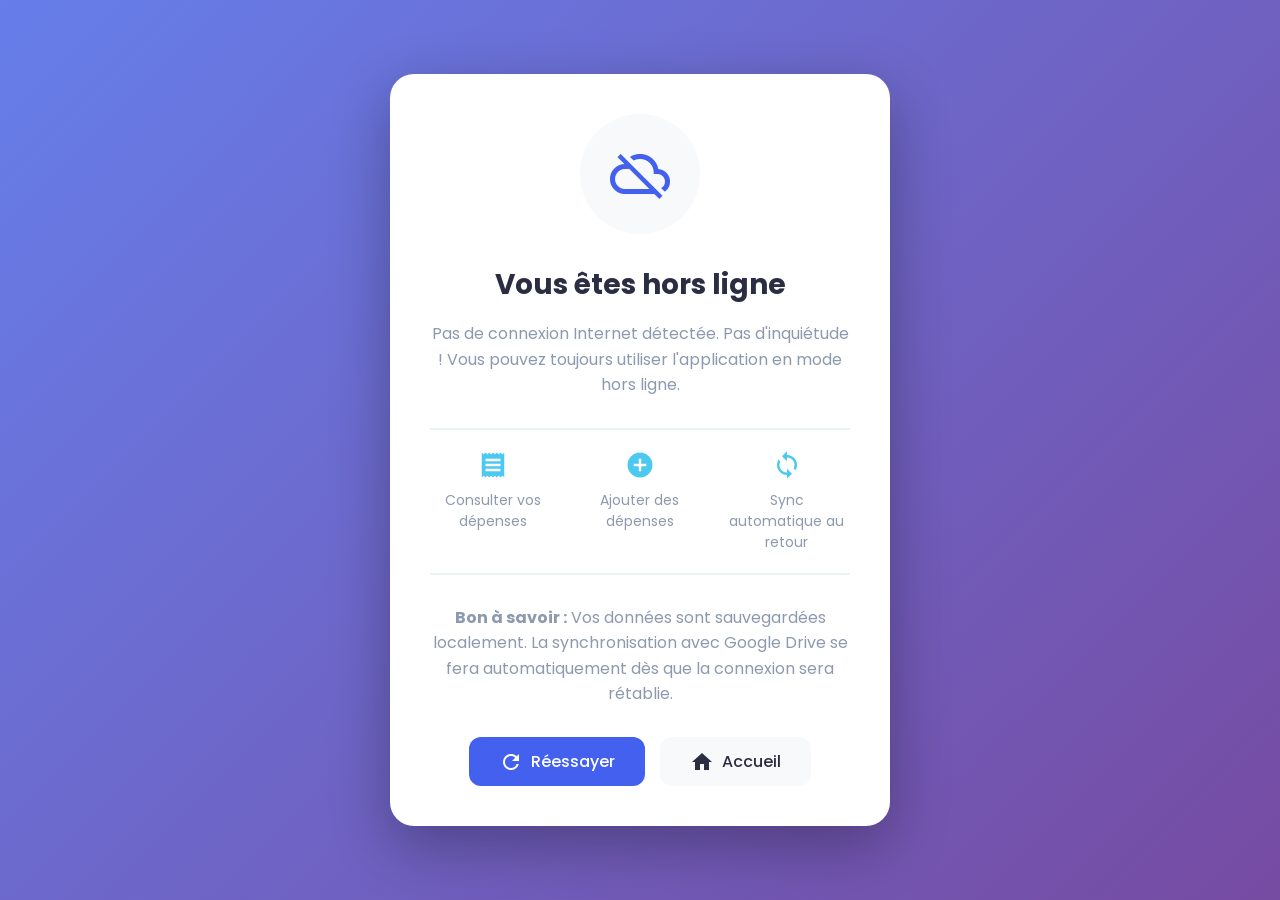
<file: offline.html>
<!DOCTYPE html>
<html lang="fr">
<head>
    <meta charset="UTF-8">
    <meta name="viewport" content="width=device-width, initial-scale=1.0">
    <title>Hors ligne - Gestion Dépenses</title>
    <style>
        * {
            margin: 0;
            padding: 0;
            box-sizing: border-box;
        }
        
        body {
            font-family: 'Poppins', sans-serif;
            background: linear-gradient(135deg, #667eea 0%, #764ba2 100%);
            min-height: 100vh;
            display: flex;
            align-items: center;
            justify-content: center;
            padding: 20px;
        }
        
        .offline-container {
            background: white;
            border-radius: 24px;
            padding: 40px;
            max-width: 500px;
            text-align: center;
            box-shadow: 0 20px 60px rgba(0,0,0,0.3);
            animation: slideUp 0.5s ease;
        }
        
        .offline-icon {
            width: 120px;
            height: 120px;
            background: #f8f9fa;
            border-radius: 60px;
            display: flex;
            align-items: center;
            justify-content: center;
            margin: 0 auto 30px;
            animation: pulse 2s infinite;
        }
        
        .offline-icon .material-icons {
            font-size: 60px;
            color: #4361ee;
        }
        
        h1 {
            color: #2b2d42;
            margin-bottom: 15px;
            font-size: 28px;
        }
        
        p {
            color: #8d99ae;
            margin-bottom: 30px;
            line-height: 1.6;
            font-size: 16px;
        }
        
        .features {
            display: grid;
            grid-template-columns: repeat(3, 1fr);
            gap: 20px;
            margin: 30px 0;
            padding: 20px 0;
            border-top: 2px solid #edf2f4;
            border-bottom: 2px solid #edf2f4;
        }
        
        .feature {
            text-align: center;
        }
        
        .feature .material-icons {
            font-size: 30px;
            color: #4cc9f0;
            margin-bottom: 10px;
        }
        
        .feature span:last-child {
            display: block;
            font-size: 14px;
            color: #8d99ae;
        }
        
        .actions {
            display: flex;
            gap: 15px;
            justify-content: center;
        }
        
        .btn-primary, .btn-secondary {
            padding: 12px 30px;
            border: none;
            border-radius: 12px;
            font-size: 16px;
            font-weight: 500;
            cursor: pointer;
            display: inline-flex;
            align-items: center;
            gap: 8px;
            transition: all 0.3s ease;
            text-decoration: none;
        }
        
        .btn-primary {
            background: #4361ee;
            color: white;
        }
        
        .btn-primary:hover {
            background: #3f37c9;
            transform: translateY(-2px);
        }
        
        .btn-secondary {
            background: #f8f9fa;
            color: #2b2d42;
        }
        
        .btn-secondary:hover {
            background: #e9ecef;
        }
        
        @keyframes slideUp {
            from {
                opacity: 0;
                transform: translateY(20px);
            }
            to {
                opacity: 1;
                transform: translateY(0);
            }
        }
        
        @keyframes pulse {
            0% { transform: scale(1); }
            50% { transform: scale(1.05); }
            100% { transform: scale(1); }
        }
        
        @media (max-width: 480px) {
            .offline-container {
                padding: 25px;
            }
            
            .features {
                grid-template-columns: 1fr;
                gap: 15px;
            }
            
            .actions {
                flex-direction: column;
            }
        }
    </style>
    <link href="https://fonts.googleapis.com/icon?family=Material+Icons" rel="stylesheet">
    <link href="https://fonts.googleapis.com/css2?family=Poppins:wght@300;400;500;600;700&display=swap" rel="stylesheet">
</head>
<body>
    <div class="offline-container">
        <div class="offline-icon">
            <span class="material-icons">cloud_off</span>
        </div>
        
        <h1>Vous êtes hors ligne</h1>
        
        <p>Pas de connexion Internet détectée. Pas d'inquiétude ! Vous pouvez toujours utiliser l'application en mode hors ligne.</p>
        
        <div class="features">
            <div class="feature">
                <span class="material-icons">receipt</span>
                <span>Consulter vos dépenses</span>
            </div>
            <div class="feature">
                <span class="material-icons">add_circle</span>
                <span>Ajouter des dépenses</span>
            </div>
            <div class="feature">
                <span class="material-icons">sync</span>
                <span>Sync automatique au retour</span>
            </div>
        </div>
        
        <p><strong>Bon à savoir :</strong> Vos données sont sauvegardées localement. La synchronisation avec Google Drive se fera automatiquement dès que la connexion sera rétablie.</p>
        
        <div class="actions">
            <a href="index.html" class="btn-primary">
                <span class="material-icons">refresh</span>
                Réessayer
            </a>
            <a href="index.html" class="btn-secondary">
                <span class="material-icons">home</span>
                Accueil
            </a>
        </div>
    </div>
</body>
</html>
</file>
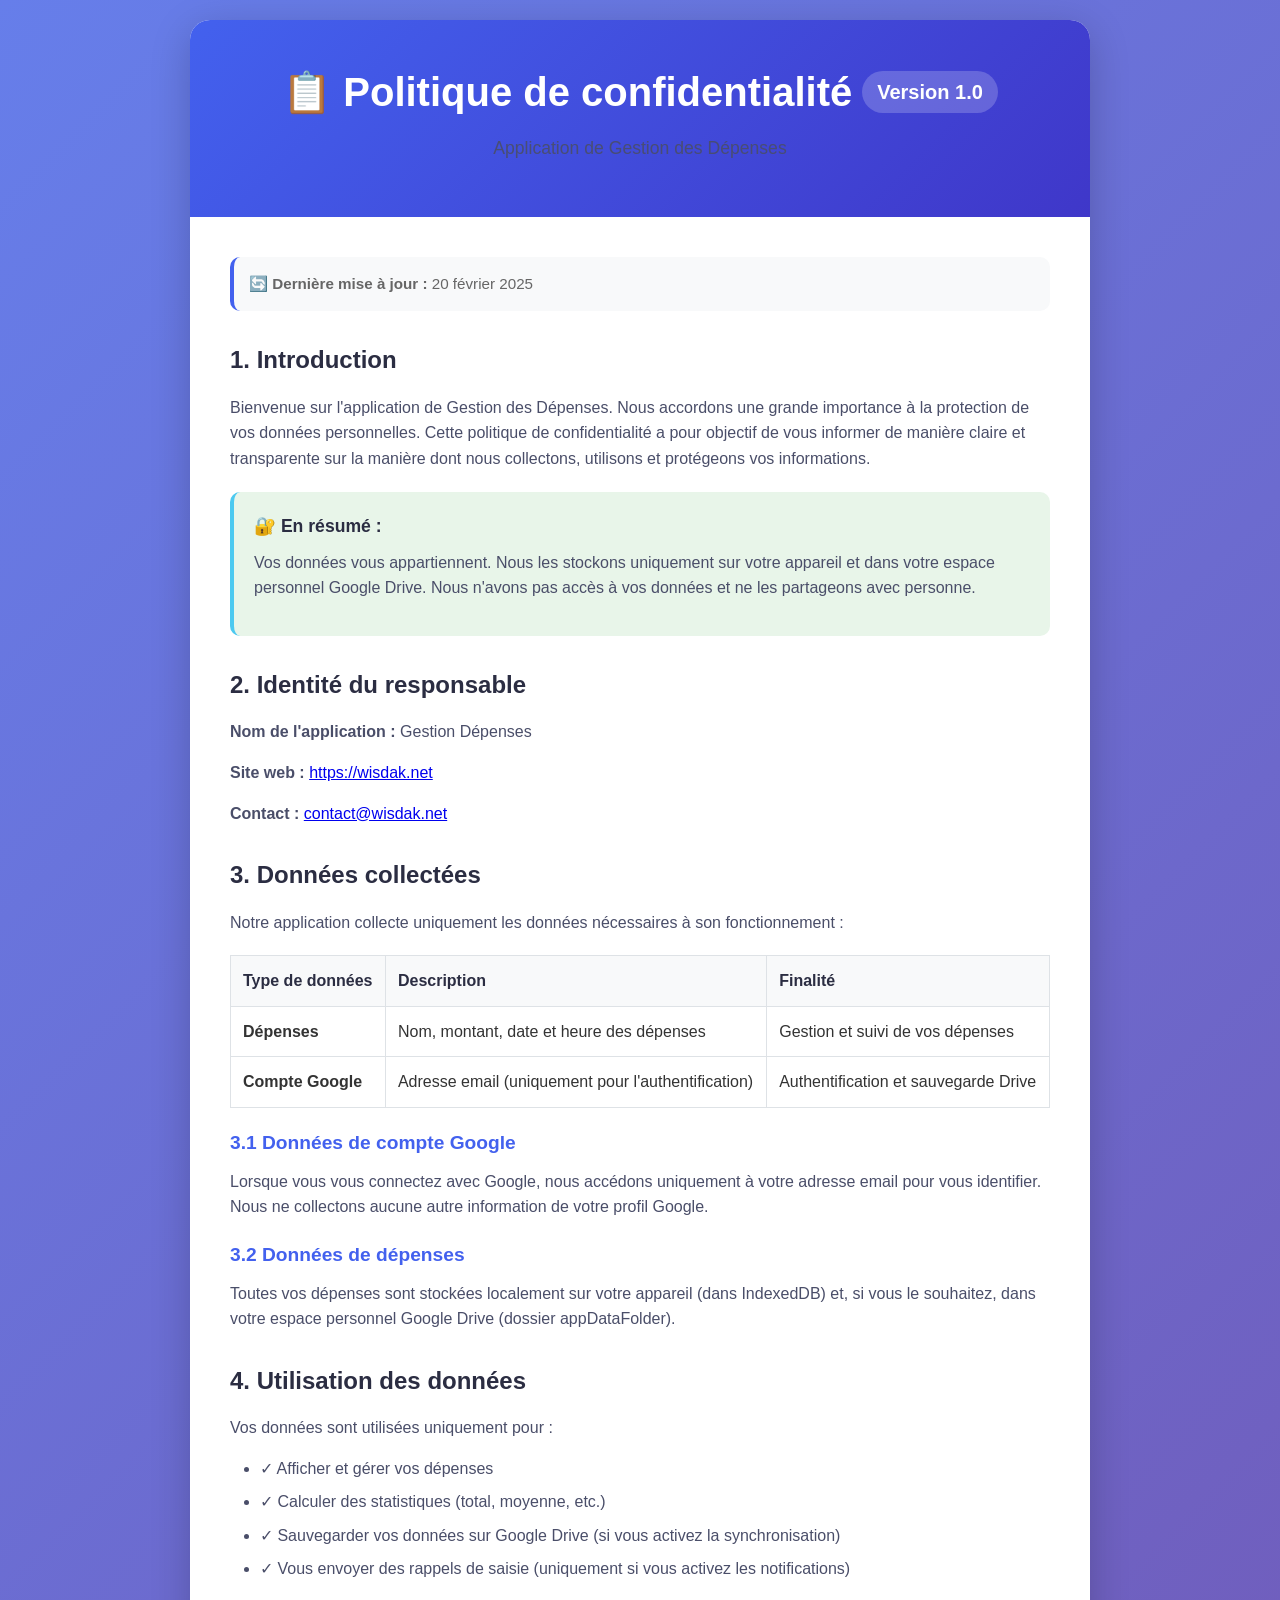
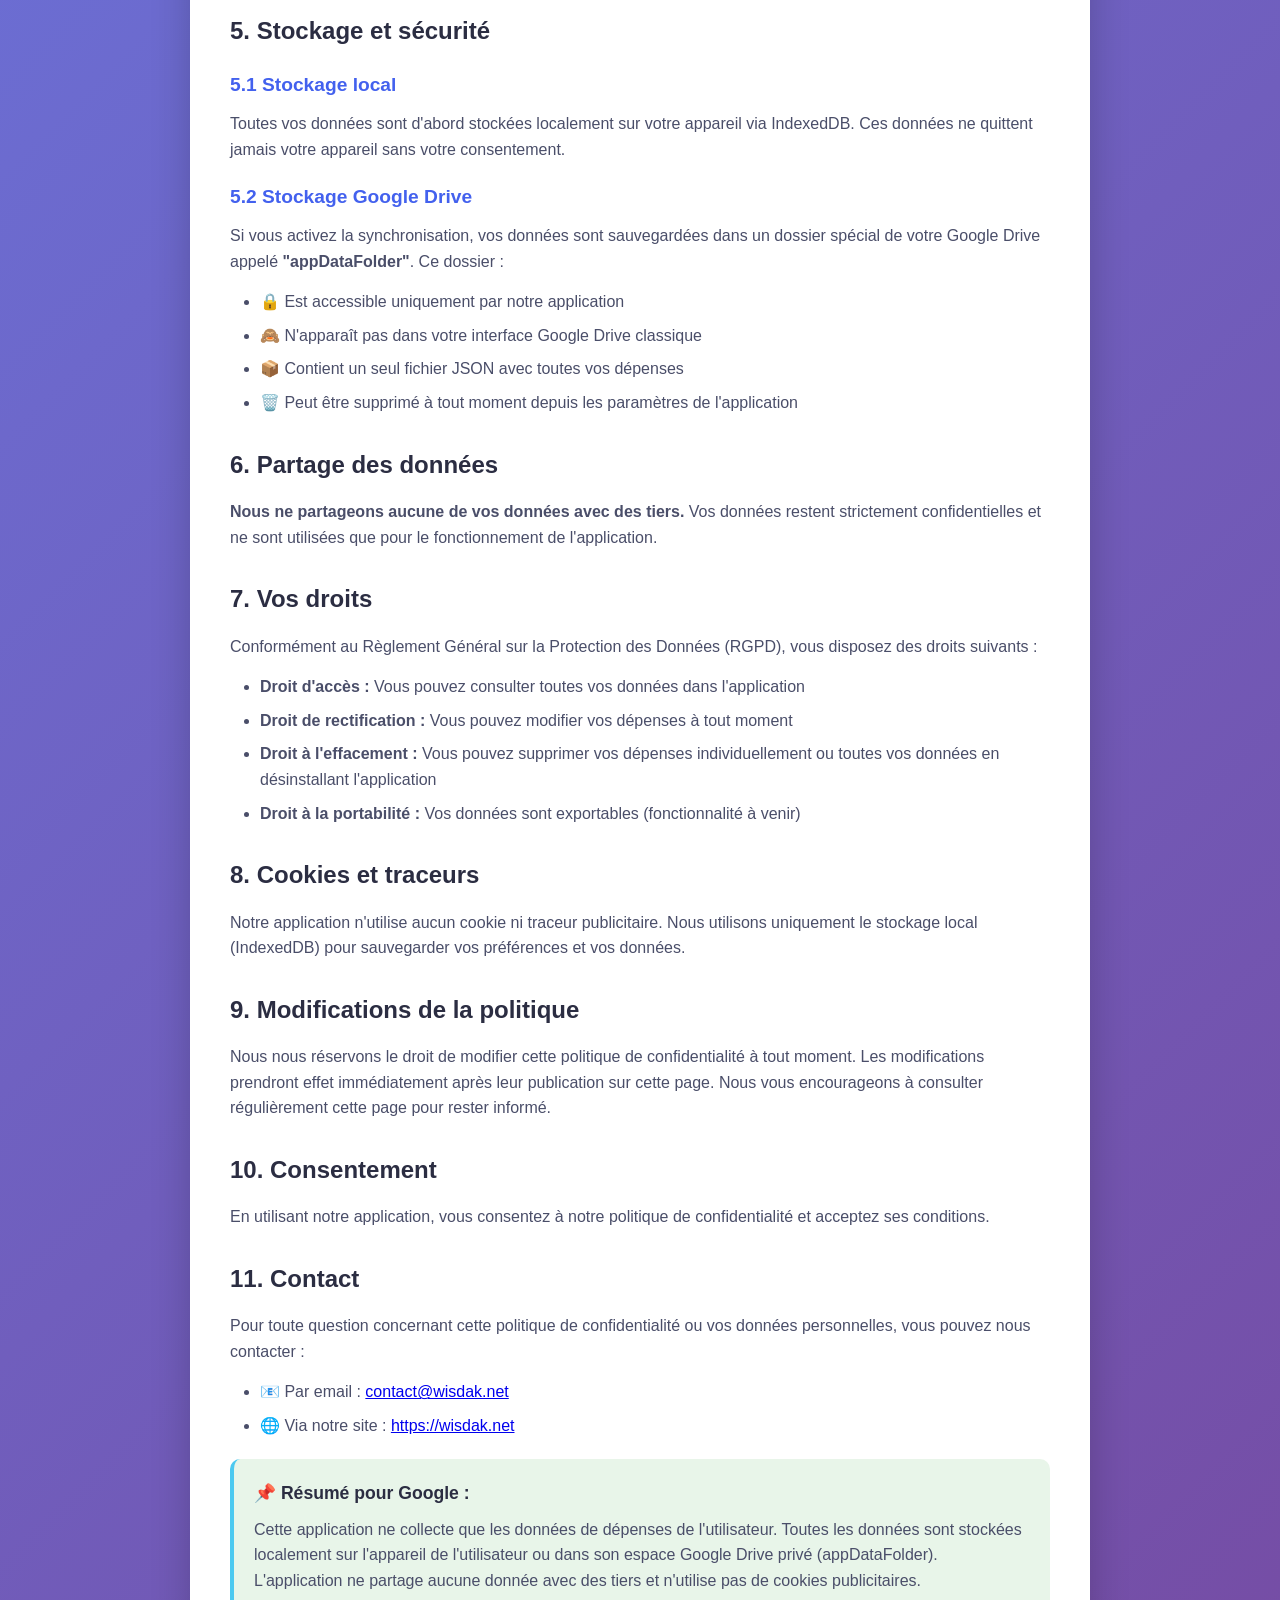
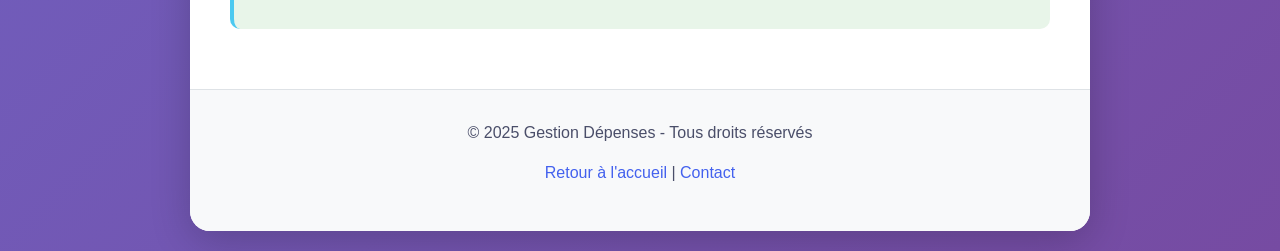
<file: privacy.html>
<!DOCTYPE html>
<html lang="fr">
<head>
    <meta charset="UTF-8">
    <meta name="viewport" content="width=device-width, initial-scale=1.0">
    <title>Politique de confidentialité - Gestion Dépenses</title>
    <style>
        * {
            margin: 0;
            padding: 0;
            box-sizing: border-box;
        }

        body {
            font-family: 'Segoe UI', Tahoma, Geneva, Verdana, sans-serif;
            line-height: 1.6;
            color: #333;
            background: linear-gradient(135deg, #667eea 0%, #764ba2 100%);
            min-height: 100vh;
            padding: 20px;
        }

        .container {
            max-width: 900px;
            margin: 0 auto;
            background: white;
            border-radius: 20px;
            box-shadow: 0 10px 40px rgba(0,0,0,0.2);
            overflow: hidden;
        }

        .header {
            background: linear-gradient(135deg, #4361ee, #3f37c9);
            color: white;
            padding: 40px 30px;
            text-align: center;
        }

        .header h1 {
            font-size: 2.5em;
            margin-bottom: 10px;
            display: flex;
            align-items: center;
            justify-content: center;
            gap: 10px;
        }

        .header h1 span {
            font-size: 1.2em;
            background: rgba(255,255,255,0.2);
            padding: 5px 15px;
            border-radius: 50px;
            font-size: 0.5em;
        }

        .header p {
            font-size: 1.1em;
            opacity: 0.9;
        }

        .content {
            padding: 40px;
        }

        .last-updated {
            background: #f8f9fa;
            padding: 15px;
            border-radius: 10px;
            margin-bottom: 30px;
            font-size: 0.95em;
            color: #666;
            border-left: 4px solid #4361ee;
        }

        h2 {
            color: #2b2d42;
            margin: 30px 0 15px 0;
            font-size: 1.5em;
            display: flex;
            align-items: center;
            gap: 10px;
        }

        h2:first-of-type {
            margin-top: 0;
        }

        h3 {
            color: #4361ee;
            margin: 20px 0 10px 0;
            font-size: 1.2em;
        }

        p {
            margin-bottom: 15px;
            color: #4a4e69;
        }

        ul, ol {
            margin: 15px 0 20px 30px;
            color: #4a4e69;
        }

        li {
            margin-bottom: 8px;
        }

        .highlight {
            background: #e8f5e9;
            padding: 20px;
            border-radius: 10px;
            margin: 20px 0;
            border-left: 4px solid #4cc9f0;
        }

        .highlight strong {
            color: #2b2d42;
            display: block;
            margin-bottom: 10px;
            font-size: 1.1em;
        }

        table {
            width: 100%;
            border-collapse: collapse;
            margin: 20px 0;
        }

        th, td {
            border: 1px solid #dee2e6;
            padding: 12px;
            text-align: left;
        }

        th {
            background: #f8f9fa;
            color: #2b2d42;
        }

        .badge {
            background: #4cc9f0;
            color: white;
            padding: 3px 10px;
            border-radius: 50px;
            font-size: 0.8em;
            margin-left: 10px;
        }

        .footer {
            background: #f8f9fa;
            padding: 30px;
            text-align: center;
            border-top: 1px solid #dee2e6;
        }

        .footer a {
            color: #4361ee;
            text-decoration: none;
        }

        .footer a:hover {
            text-decoration: underline;
        }

        @media (max-width: 768px) {
            .header h1 {
                font-size: 1.8em;
                flex-direction: column;
            }
            
            .content {
                padding: 20px;
            }
            
            table {
                font-size: 0.9em;
            }
        }
    </style>
</head>
<body>
    <div class="container">
        <div class="header">
            <h1>
                📋 Politique de confidentialité
                <span>Version 1.0</span>
            </h1>
            <p>Application de Gestion des Dépenses</p>
        </div>

        <div class="content">
            <div class="last-updated">
                <strong>🔄 Dernière mise à jour :</strong> 20 février 2025
            </div>

            <h2>1. Introduction</h2>
            <p>Bienvenue sur l'application de Gestion des Dépenses. Nous accordons une grande importance à la protection de vos données personnelles. Cette politique de confidentialité a pour objectif de vous informer de manière claire et transparente sur la manière dont nous collectons, utilisons et protégeons vos informations.</p>
            
            <div class="highlight">
                <strong>🔐 En résumé :</strong>
                <p>Vos données vous appartiennent. Nous les stockons uniquement sur votre appareil et dans votre espace personnel Google Drive. Nous n'avons pas accès à vos données et ne les partageons avec personne.</p>
            </div>

            <h2>2. Identité du responsable</h2>
            <p><strong>Nom de l'application :</strong> Gestion Dépenses</p>
            <p><strong>Site web :</strong> <a href="https://wisdak.net" target="_blank">https://wisdak.net</a></p>
            <p><strong>Contact :</strong> <a href="mailto:contact@wisdak.net">contact@wisdak.net</a></p>

            <h2>3. Données collectées</h2>
            <p>Notre application collecte uniquement les données nécessaires à son fonctionnement :</p>
            
            <table>
                <thead>
                    <tr>
                        <th>Type de données</th>
                        <th>Description</th>
                        <th>Finalité</th>
                    </tr>
                </thead>
                <tbody>
                    <tr>
                        <td><strong>Dépenses</strong></td>
                        <td>Nom, montant, date et heure des dépenses</td>
                        <td>Gestion et suivi de vos dépenses</td>
                    </tr>
                    <tr>
                        <td><strong>Compte Google</strong></td>
                        <td>Adresse email (uniquement pour l'authentification)</td>
                        <td>Authentification et sauvegarde Drive</td>
                    </tr>
                </tbody>
            </table>

            <h3>3.1 Données de compte Google</h3>
            <p>Lorsque vous vous connectez avec Google, nous accédons uniquement à votre adresse email pour vous identifier. Nous ne collectons aucune autre information de votre profil Google.</p>

            <h3>3.2 Données de dépenses</h3>
            <p>Toutes vos dépenses sont stockées localement sur votre appareil (dans IndexedDB) et, si vous le souhaitez, dans votre espace personnel Google Drive (dossier appDataFolder).</p>

            <h2>4. Utilisation des données</h2>
            <p>Vos données sont utilisées uniquement pour :</p>
            <ul>
                <li>✓ Afficher et gérer vos dépenses</li>
                <li>✓ Calculer des statistiques (total, moyenne, etc.)</li>
                <li>✓ Sauvegarder vos données sur Google Drive (si vous activez la synchronisation)</li>
                <li>✓ Vous envoyer des rappels de saisie (uniquement si vous activez les notifications)</li>
            </ul>

            <h2>5. Stockage et sécurité</h2>
            <h3>5.1 Stockage local</h3>
            <p>Toutes vos données sont d'abord stockées localement sur votre appareil via IndexedDB. Ces données ne quittent jamais votre appareil sans votre consentement.</p>

            <h3>5.2 Stockage Google Drive</h3>
            <p>Si vous activez la synchronisation, vos données sont sauvegardées dans un dossier spécial de votre Google Drive appelé <strong>"appDataFolder"</strong>. Ce dossier :</p>
            <ul>
                <li>🔒 Est accessible uniquement par notre application</li>
                <li>🙈 N'apparaît pas dans votre interface Google Drive classique</li>
                <li>📦 Contient un seul fichier JSON avec toutes vos dépenses</li>
                <li>🗑️ Peut être supprimé à tout moment depuis les paramètres de l'application</li>
            </ul>

            <h2>6. Partage des données</h2>
            <p><strong>Nous ne partageons aucune de vos données avec des tiers.</strong> Vos données restent strictement confidentielles et ne sont utilisées que pour le fonctionnement de l'application.</p>

            <h2>7. Vos droits</h2>
            <p>Conformément au Règlement Général sur la Protection des Données (RGPD), vous disposez des droits suivants :</p>
            <ul>
                <li><strong>Droit d'accès :</strong> Vous pouvez consulter toutes vos données dans l'application</li>
                <li><strong>Droit de rectification :</strong> Vous pouvez modifier vos dépenses à tout moment</li>
                <li><strong>Droit à l'effacement :</strong> Vous pouvez supprimer vos dépenses individuellement ou toutes vos données en désinstallant l'application</li>
                <li><strong>Droit à la portabilité :</strong> Vos données sont exportables (fonctionnalité à venir)</li>
            </ul>

            <h2>8. Cookies et traceurs</h2>
            <p>Notre application n'utilise aucun cookie ni traceur publicitaire. Nous utilisons uniquement le stockage local (IndexedDB) pour sauvegarder vos préférences et vos données.</p>

            <h2>9. Modifications de la politique</h2>
            <p>Nous nous réservons le droit de modifier cette politique de confidentialité à tout moment. Les modifications prendront effet immédiatement après leur publication sur cette page. Nous vous encourageons à consulter régulièrement cette page pour rester informé.</p>

            <h2>10. Consentement</h2>
            <p>En utilisant notre application, vous consentez à notre politique de confidentialité et acceptez ses conditions.</p>

            <h2>11. Contact</h2>
            <p>Pour toute question concernant cette politique de confidentialité ou vos données personnelles, vous pouvez nous contacter :</p>
            <ul>
                <li>📧 Par email : <a href="mailto:contact@wisdak.net">contact@wisdak.net</a></li>
                <li>🌐 Via notre site : <a href="https://wisdak.net" target="_blank">https://wisdak.net</a></li>
            </ul>

            <div class="highlight">
                <strong>📌 Résumé pour Google :</strong>
                <p>Cette application ne collecte que les données de dépenses de l'utilisateur. Toutes les données sont stockées localement sur l'appareil de l'utilisateur ou dans son espace Google Drive privé (appDataFolder). L'application ne partage aucune donnée avec des tiers et n'utilise pas de cookies publicitaires.</p>
            </div>
        </div>

        <div class="footer">
            <p>© 2025 Gestion Dépenses - Tous droits réservés</p>
            <p>
                <a href="https://wisdak.net">Retour à l'accueil</a> | 
                <a href="mailto:contact@wisdak.net">Contact</a>
            </p>
        </div>
    </div>
</body>
</html>
</file>
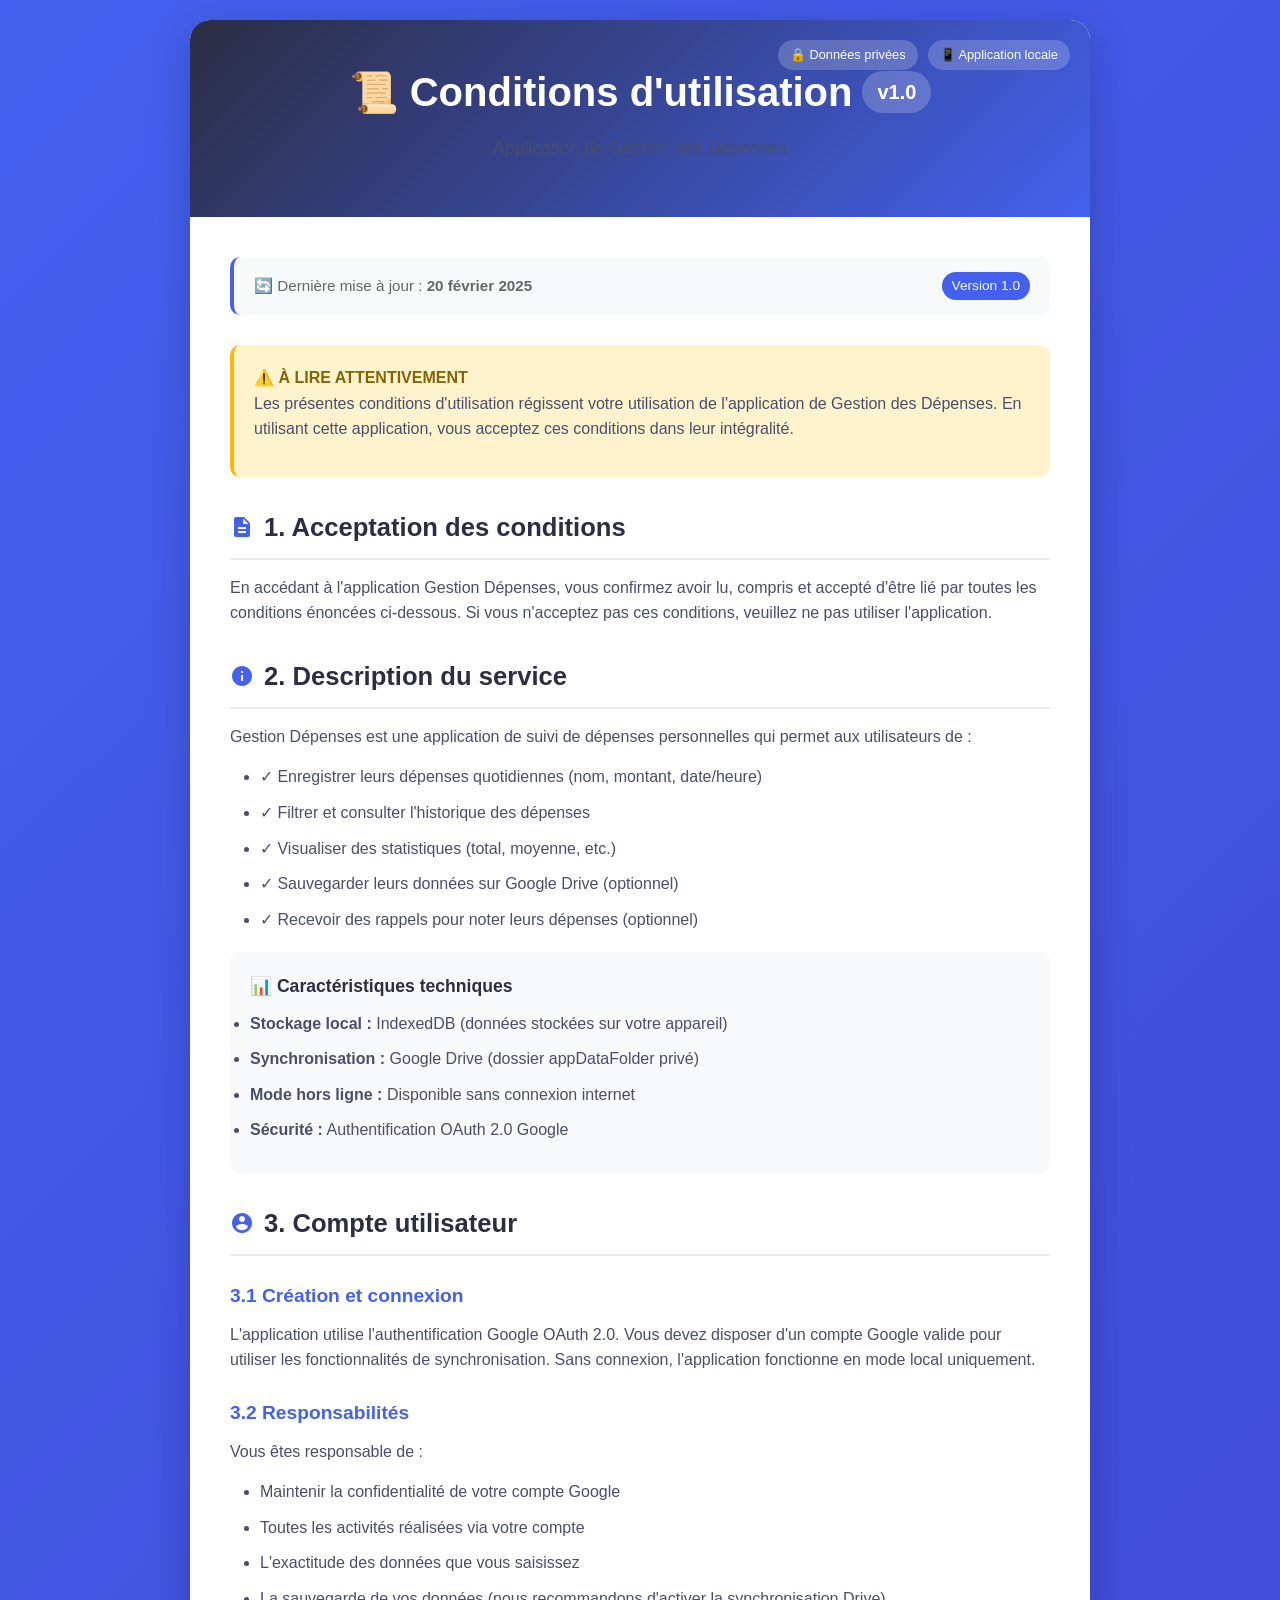
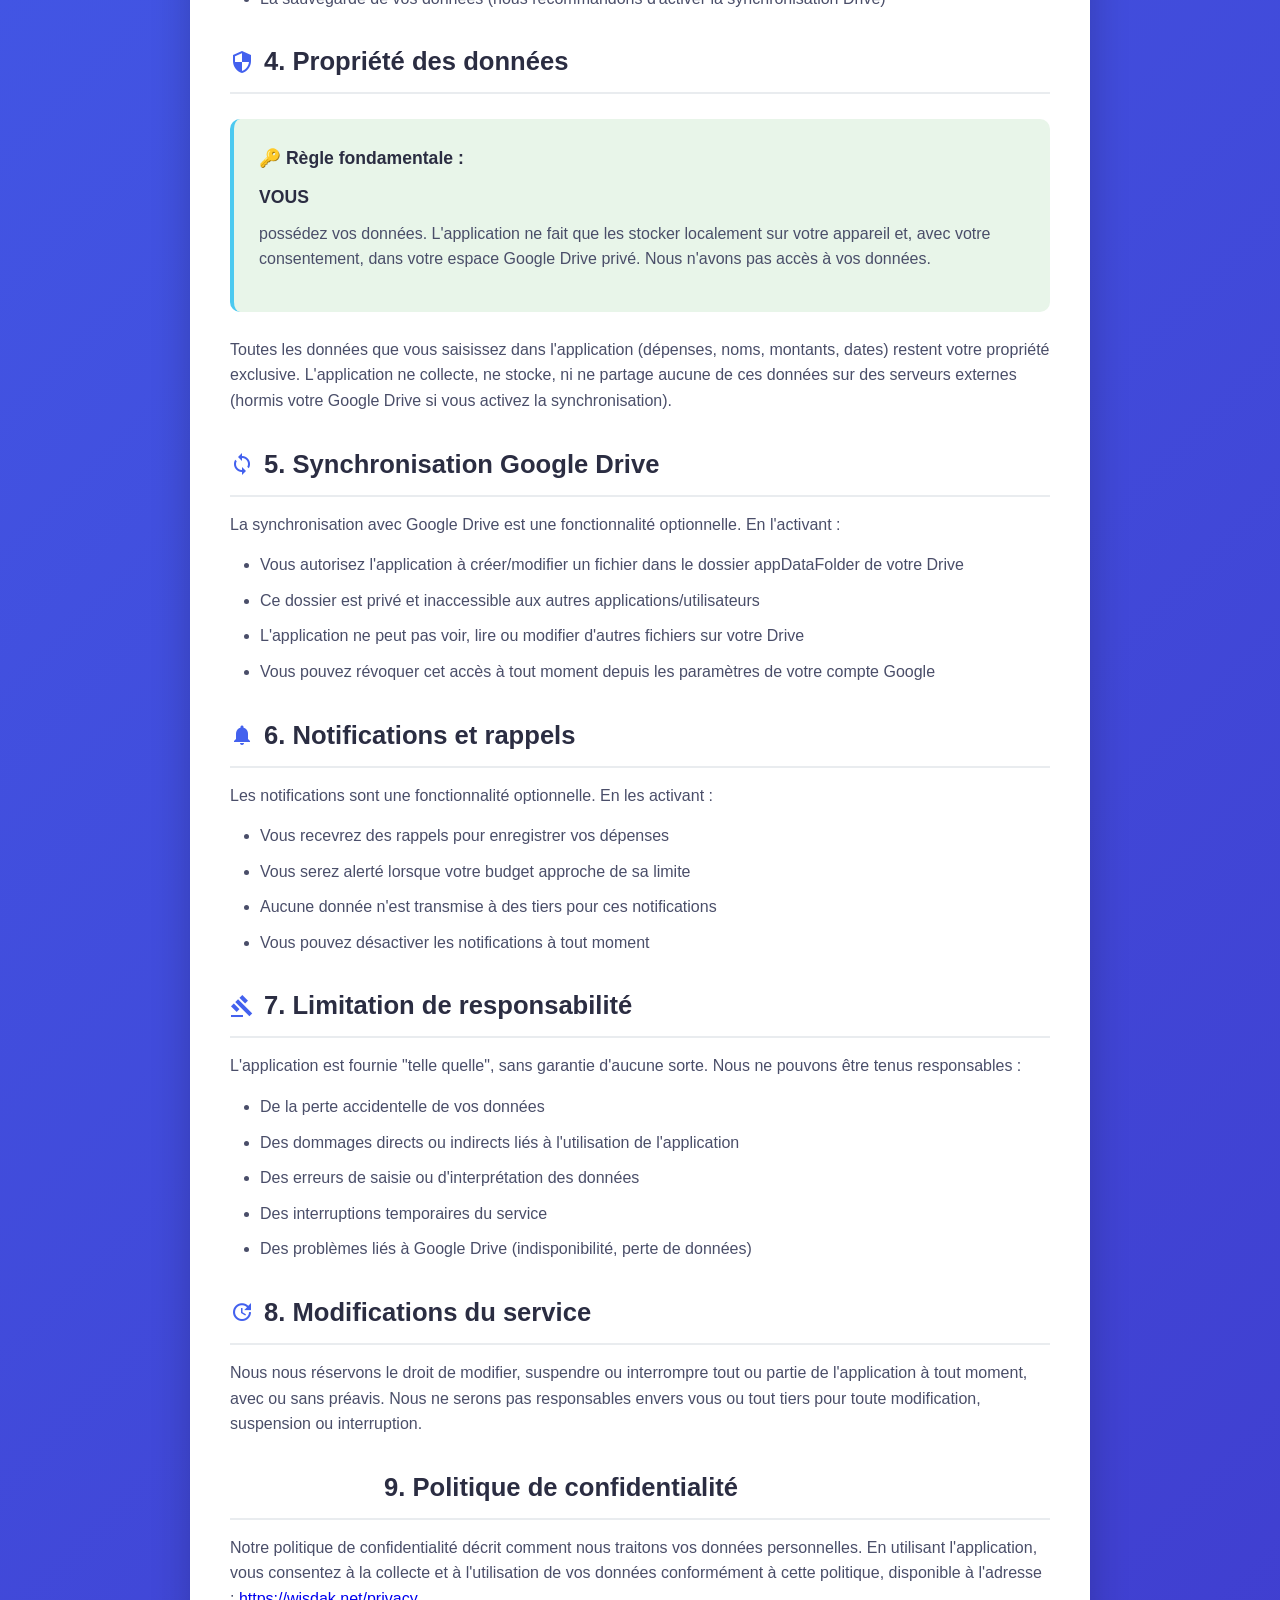
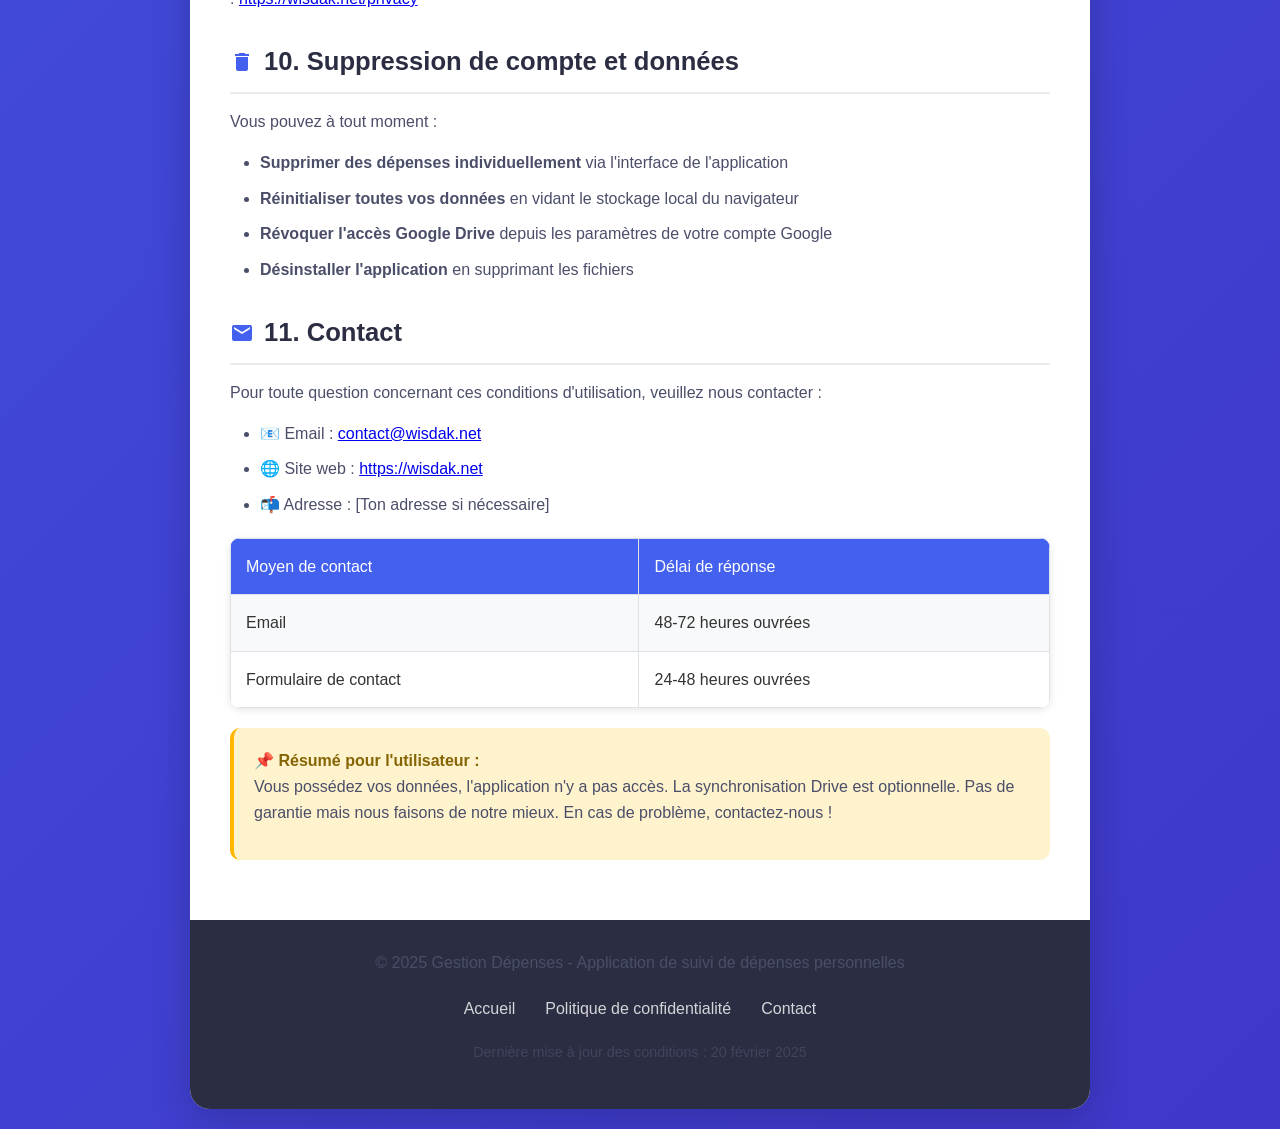
<file: terms.html>
<!DOCTYPE html>
<html lang="fr">
<head>
    <meta charset="UTF-8">
    <meta name="viewport" content="width=device-width, initial-scale=1.0">
    <title>Conditions d'utilisation - Gestion Dépenses</title>
    <style>
        * {
            margin: 0;
            padding: 0;
            box-sizing: border-box;
        }

        body {
            font-family: 'Segoe UI', Tahoma, Geneva, Verdana, sans-serif;
            line-height: 1.6;
            color: #333;
            background: linear-gradient(135deg, #4361ee 0%, #3f37c9 100%);
            min-height: 100vh;
            padding: 20px;
        }

        .container {
            max-width: 900px;
            margin: 0 auto;
            background: white;
            border-radius: 20px;
            box-shadow: 0 10px 40px rgba(0,0,0,0.2);
            overflow: hidden;
        }

        .header {
            background: linear-gradient(135deg, #2b2d42, #4361ee);
            color: white;
            padding: 40px 30px;
            text-align: center;
            position: relative;
        }

        .header h1 {
            font-size: 2.5em;
            margin-bottom: 10px;
            display: flex;
            align-items: center;
            justify-content: center;
            gap: 10px;
        }

        .header h1 span {
            font-size: 0.5em;
            background: rgba(255,255,255,0.2);
            padding: 5px 15px;
            border-radius: 50px;
        }

        .header p {
            font-size: 1.1em;
            opacity: 0.9;
        }

        .badge-container {
            position: absolute;
            top: 20px;
            right: 20px;
            display: flex;
            gap: 10px;
        }

        .badge {
            background: rgba(255,255,255,0.2);
            padding: 5px 12px;
            border-radius: 50px;
            font-size: 0.8em;
            backdrop-filter: blur(5px);
        }

        .content {
            padding: 40px;
        }

        .last-updated {
            background: #f8f9fa;
            padding: 15px 20px;
            border-radius: 10px;
            margin-bottom: 30px;
            font-size: 0.95em;
            color: #666;
            border-left: 4px solid #4361ee;
            display: flex;
            justify-content: space-between;
            align-items: center;
        }

        .version {
            background: #4361ee;
            color: white;
            padding: 3px 10px;
            border-radius: 20px;
            font-size: 0.9em;
        }

        h2 {
            color: #2b2d42;
            margin: 30px 0 15px 0;
            font-size: 1.6em;
            display: flex;
            align-items: center;
            gap: 10px;
            border-bottom: 2px solid #e9ecef;
            padding-bottom: 10px;
        }

        h2 .material-icons {
            color: #4361ee;
        }

        h3 {
            color: #4361ee;
            margin: 25px 0 10px 0;
            font-size: 1.2em;
        }

        p {
            margin-bottom: 15px;
            color: #4a4e69;
        }

        ul, ol {
            margin: 15px 0 20px 30px;
            color: #4a4e69;
        }

        li {
            margin-bottom: 10px;
        }

        .highlight {
            background: #e8f5e9;
            padding: 25px;
            border-radius: 10px;
            margin: 25px 0;
            border-left: 4px solid #4cc9f0;
        }

        .highlight strong {
            color: #2b2d42;
            display: block;
            margin-bottom: 10px;
            font-size: 1.1em;
        }

        .notice {
            background: #fff3cd;
            padding: 20px;
            border-radius: 10px;
            margin: 20px 0;
            border-left: 4px solid #ffb703;
        }

        .notice strong {
            color: #856404;
        }

        table {
            width: 100%;
            border-collapse: collapse;
            margin: 20px 0;
            border-radius: 10px;
            overflow: hidden;
            box-shadow: 0 2px 8px rgba(0,0,0,0.1);
        }

        th, td {
            border: 1px solid #dee2e6;
            padding: 15px;
            text-align: left;
        }

        th {
            background: #4361ee;
            color: white;
            font-weight: 500;
        }

        tr:nth-child(even) {
            background: #f8f9fa;
        }

        .card {
            background: #f8f9fa;
            padding: 20px;
            border-radius: 10px;
            margin: 20px 0;
        }

        .card-title {
            font-weight: bold;
            color: #2b2d42;
            margin-bottom: 10px;
            font-size: 1.1em;
        }

        .footer {
            background: #2b2d42;
            color: white;
            padding: 30px;
            text-align: center;
        }

        .footer a {
            color: #4cc9f0;
            text-decoration: none;
        }

        .footer a:hover {
            text-decoration: underline;
        }

        .footer-links {
            margin-top: 20px;
            display: flex;
            justify-content: center;
            gap: 30px;
        }

        .footer-links a {
            color: white;
            opacity: 0.8;
        }

        .footer-links a:hover {
            opacity: 1;
        }

        @media (max-width: 768px) {
            .header h1 {
                font-size: 1.8em;
                flex-direction: column;
            }
            
            .content {
                padding: 20px;
            }
            
            .badge-container {
                position: static;
                justify-content: center;
                margin-top: 15px;
            }
            
            table {
                font-size: 0.9em;
            }
            
            .last-updated {
                flex-direction: column;
                gap: 10px;
                text-align: center;
            }
        }
    </style>
    <link href="https://fonts.googleapis.com/icon?family=Material+Icons" rel="stylesheet">
</head>
<body>
    <div class="container">
        <div class="header">
            <h1>
                📜 Conditions d'utilisation
                <span>v1.0</span>
            </h1>
            <p>Application de Gestion des Dépenses</p>
            <div class="badge-container">
                <span class="badge">🔒 Données privées</span>
                <span class="badge">📱 Application locale</span>
            </div>
        </div>

        <div class="content">
            <div class="last-updated">
                <span>🔄 Dernière mise à jour : <strong>20 février 2025</strong></span>
                <span class="version">Version 1.0</span>
            </div>

            <div class="notice">
                <strong>⚠️ À LIRE ATTENTIVEMENT</strong>
                <p>Les présentes conditions d'utilisation régissent votre utilisation de l'application de Gestion des Dépenses. En utilisant cette application, vous acceptez ces conditions dans leur intégralité.</p>
            </div>

            <h2>
                <span class="material-icons">description</span>
                1. Acceptation des conditions
            </h2>
            <p>En accédant à l'application Gestion Dépenses, vous confirmez avoir lu, compris et accepté d'être lié par toutes les conditions énoncées ci-dessous. Si vous n'acceptez pas ces conditions, veuillez ne pas utiliser l'application.</p>

            <h2>
                <span class="material-icons">info</span>
                2. Description du service
            </h2>
            <p>Gestion Dépenses est une application de suivi de dépenses personnelles qui permet aux utilisateurs de :</p>
            <ul>
                <li>✓ Enregistrer leurs dépenses quotidiennes (nom, montant, date/heure)</li>
                <li>✓ Filtrer et consulter l'historique des dépenses</li>
                <li>✓ Visualiser des statistiques (total, moyenne, etc.)</li>
                <li>✓ Sauvegarder leurs données sur Google Drive (optionnel)</li>
                <li>✓ Recevoir des rappels pour noter leurs dépenses (optionnel)</li>
            </ul>

            <div class="card">
                <div class="card-title">📊 Caractéristiques techniques</div>
                <ul style="margin:0;">
                    <li><strong>Stockage local :</strong> IndexedDB (données stockées sur votre appareil)</li>
                    <li><strong>Synchronisation :</strong> Google Drive (dossier appDataFolder privé)</li>
                    <li><strong>Mode hors ligne :</strong> Disponible sans connexion internet</li>
                    <li><strong>Sécurité :</strong> Authentification OAuth 2.0 Google</li>
                </ul>
            </div>

            <h2>
                <span class="material-icons">account_circle</span>
                3. Compte utilisateur
            </h2>
            <h3>3.1 Création et connexion</h3>
            <p>L'application utilise l'authentification Google OAuth 2.0. Vous devez disposer d'un compte Google valide pour utiliser les fonctionnalités de synchronisation. Sans connexion, l'application fonctionne en mode local uniquement.</p>

            <h3>3.2 Responsabilités</h3>
            <p>Vous êtes responsable de :</p>
            <ul>
                <li>Maintenir la confidentialité de votre compte Google</li>
                <li>Toutes les activités réalisées via votre compte</li>
                <li>L'exactitude des données que vous saisissez</li>
                <li>La sauvegarde de vos données (nous recommandons d'activer la synchronisation Drive)</li>
            </ul>

            <h2>
                <span class="material-icons">security</span>
                4. Propriété des données
            </h2>
            <div class="highlight">
                <strong>🔑 Règle fondamentale :</strong>
                <p><strong>VOUS</strong> possédez vos données. L'application ne fait que les stocker localement sur votre appareil et, avec votre consentement, dans votre espace Google Drive privé. Nous n'avons pas accès à vos données.</p>
            </div>
            <p>Toutes les données que vous saisissez dans l'application (dépenses, noms, montants, dates) restent votre propriété exclusive. L'application ne collecte, ne stocke, ni ne partage aucune de ces données sur des serveurs externes (hormis votre Google Drive si vous activez la synchronisation).</p>

            <h2>
                <span class="material-icons">sync</span>
                5. Synchronisation Google Drive
            </h2>
            <p>La synchronisation avec Google Drive est une fonctionnalité optionnelle. En l'activant :</p>
            <ul>
                <li>Vous autorisez l'application à créer/modifier un fichier dans le dossier appDataFolder de votre Drive</li>
                <li>Ce dossier est privé et inaccessible aux autres applications/utilisateurs</li>
                <li>L'application ne peut pas voir, lire ou modifier d'autres fichiers sur votre Drive</li>
                <li>Vous pouvez révoquer cet accès à tout moment depuis les paramètres de votre compte Google</li>
            </ul>

            <h2>
                <span class="material-icons">notifications</span>
                6. Notifications et rappels
            </h2>
            <p>Les notifications sont une fonctionnalité optionnelle. En les activant :</p>
            <ul>
                <li>Vous recevrez des rappels pour enregistrer vos dépenses</li>
                <li>Vous serez alerté lorsque votre budget approche de sa limite</li>
                <li>Aucune donnée n'est transmise à des tiers pour ces notifications</li>
                <li>Vous pouvez désactiver les notifications à tout moment</li>
            </ul>

            <h2>
                <span class="material-icons">gavel</span>
                7. Limitation de responsabilité
            </h2>
            <p>L'application est fournie "telle quelle", sans garantie d'aucune sorte. Nous ne pouvons être tenus responsables :</p>
            <ul>
                <li>De la perte accidentelle de vos données</li>
                <li>Des dommages directs ou indirects liés à l'utilisation de l'application</li>
                <li>Des erreurs de saisie ou d'interprétation des données</li>
                <li>Des interruptions temporaires du service</li>
                <li>Des problèmes liés à Google Drive (indisponibilité, perte de données)</li>
            </ul>

            <h2>
                <span class="material-icons">update</span>
                8. Modifications du service
            </h2>
            <p>Nous nous réservons le droit de modifier, suspendre ou interrompre tout ou partie de l'application à tout moment, avec ou sans préavis. Nous ne serons pas responsables envers vous ou tout tiers pour toute modification, suspension ou interruption.</p>

            <h2>
                <span class="material-icons">policy</span>
                9. Politique de confidentialité
            </h2>
            <p>Notre politique de confidentialité décrit comment nous traitons vos données personnelles. En utilisant l'application, vous consentez à la collecte et à l'utilisation de vos données conformément à cette politique, disponible à l'adresse : <a href="https://wisdak.net/privacy">https://wisdak.net/privacy</a></p>

            <h2>
                <span class="material-icons">delete</span>
                10. Suppression de compte et données
            </h2>
            <p>Vous pouvez à tout moment :</p>
            <ul>
                <li><strong>Supprimer des dépenses individuellement</strong> via l'interface de l'application</li>
                <li><strong>Réinitialiser toutes vos données</strong> en vidant le stockage local du navigateur</li>
                <li><strong>Révoquer l'accès Google Drive</strong> depuis les paramètres de votre compte Google</li>
                <li><strong>Désinstaller l'application</strong> en supprimant les fichiers</li>
            </ul>

            <h2>
                <span class="material-icons">email</span>
                11. Contact
            </h2>
            <p>Pour toute question concernant ces conditions d'utilisation, veuillez nous contacter :</p>
            <ul>
                <li>📧 Email : <a href="mailto:contact@wisdak.net">contact@wisdak.net</a></li>
                <li>🌐 Site web : <a href="https://wisdak.net" target="_blank">https://wisdak.net</a></li>
                <li>📬 Adresse : [Ton adresse si nécessaire]</li>
            </ul>

            <table>
                <tr>
                    <th>Moyen de contact</th>
                    <th>Délai de réponse</th>
                </tr>
                <tr>
                    <td>Email</td>
                    <td>48-72 heures ouvrées</td>
                </tr>
                <tr>
                    <td>Formulaire de contact</td>
                    <td>24-48 heures ouvrées</td>
                </tr>
            </table>

            <div class="notice">
                <strong>📌 Résumé pour l'utilisateur :</strong>
                <p>Vous possédez vos données, l'application n'y a pas accès. La synchronisation Drive est optionnelle. Pas de garantie mais nous faisons de notre mieux. En cas de problème, contactez-nous !</p>
            </div>
        </div>

        <div class="footer">
            <p>© 2025 Gestion Dépenses - Application de suivi de dépenses personnelles</p>
            <div class="footer-links">
                <a href="https://wisdak.net">Accueil</a>
                <a href="https://wisdak.net/privacy">Politique de confidentialité</a>
                <a href="mailto:contact@wisdak.net">Contact</a>
            </div>
            <p style="margin-top: 20px; font-size: 0.9em; opacity: 0.7;">
                Dernière mise à jour des conditions : 20 février 2025
            </p>
        </div>
    </div>
</body>
</html>
</file>
